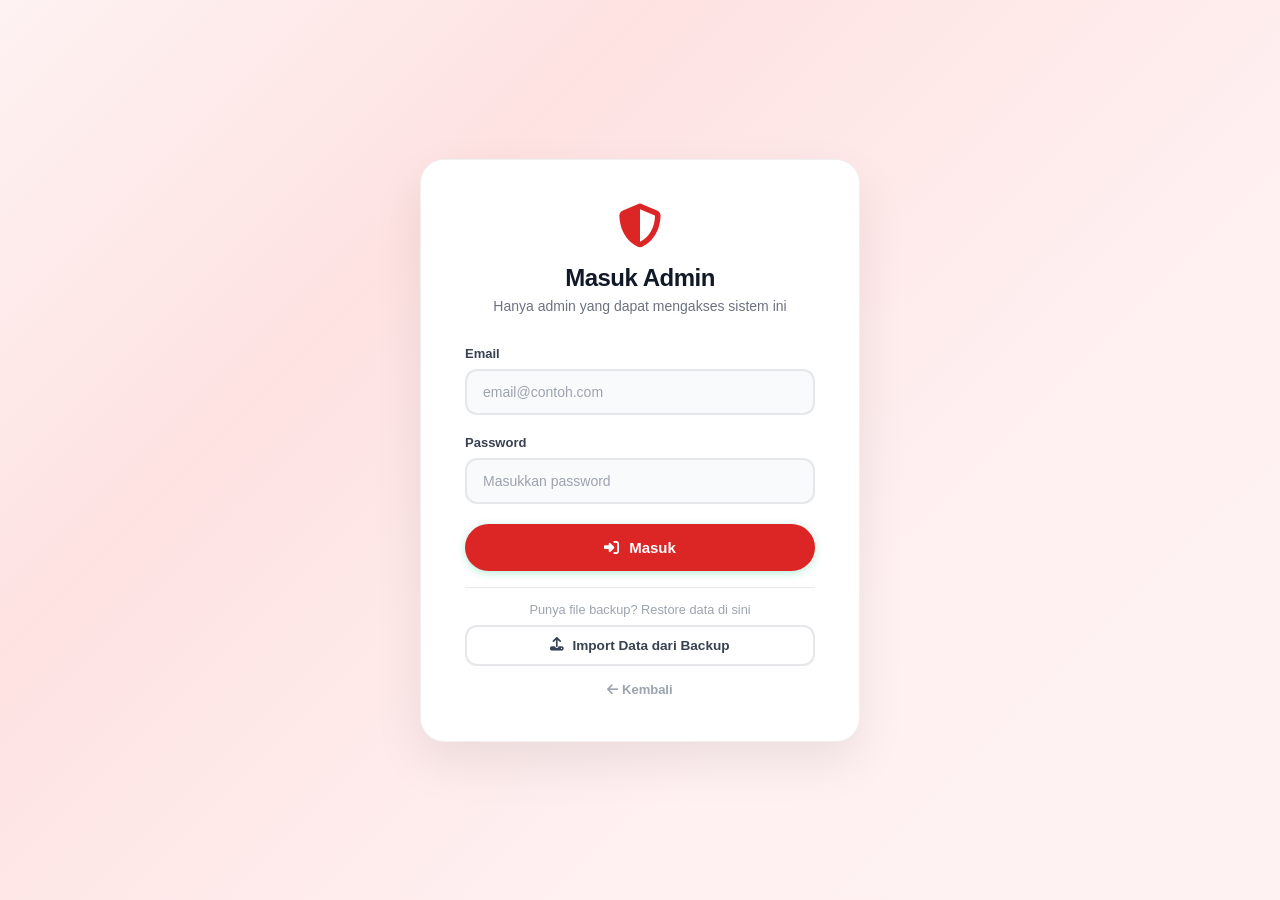
<file: index.html>
<!DOCTYPE html>
<html lang="id">
<head>
    <meta charset="UTF-8">
    <meta name="viewport" content="width=device-width, initial-scale=1.0">
    <title>Kas Mumi Al-Badar - Kelola Uang Kas</title>
    <link rel="stylesheet" href="style.css?v=4">
    <link rel="stylesheet" href="fontawesome.min.css">
    <link rel="manifest" href="manifest.json">
    <meta name="theme-color" content="#dc2626">
    <meta name="apple-mobile-web-app-capable" content="yes">
    <meta name="apple-mobile-web-app-status-bar-style" content="black-translucent">
    <link rel="apple-touch-icon" href="logo.jpeg">
</head>
<body>

<!-- ==================== LANDING PAGE ==================== -->
<div id="page-landing" class="page">
    <nav class="landing-nav">
        <div class="logo"><img src="logo.jpeg" alt="Logo" class="logo-img"> Kas Mumi Al-Badar</div>
        <div class="nav-links">
            <a href="#" onclick="showPage('page-login')">Masuk</a>
        </div>
    </nav>

    <section class="hero">
        <div class="hero-text">
            <h1>Kelola Uang Kas<br><span>Mudah & Cepat</span></h1>
            <p>Catat pemasukan dan pengeluaran kas harianmu dalam satu tempat. Pantau keuanganmu kapan saja, di mana saja.</p>
            <button class="btn-primary" onclick="showPage('page-login')">Masuk Sebagai Admin <i class="fas fa-arrow-right"></i></button>
        </div>
        <div class="hero-image">
            <div class="card-float c1"><i class="fas fa-arrow-down"></i> Pemasukan</div>
            <div class="card-float c2"><i class="fas fa-arrow-up"></i> Pengeluaran</div>
            <div class="card-float c3"><i class="fas fa-chart-line"></i> Laporan</div>
            <div class="hero-circle"></div>
        </div>
    </section>

    <section class="features">
        <h2>Kenapa Pakai Kas Mumi Al-Badar?</h2>
        <div class="feature-grid">
            <div class="feature-card">
                <i class="fas fa-plus-circle"></i>
                <h3>Catat Transaksi</h3>
                <p>Tambah pemasukan dan pengeluaran hanya dalam hitungan detik.</p>
            </div>
            <div class="feature-card">
                <i class="fas fa-chart-pie"></i>
                <h3>Laporan Realtime</h3>
                <p>Lihat ringkasan keuangan langsung secara otomatis.</p>
            </div>
            <div class="feature-card">
                <i class="fas fa-shield-alt"></i>
                <h3>Aman & Privat</h3>
                <p>Data tersimpan di browser kamu, tidak ada yang bisa mengakses.</p>
            </div>
        </div>
    </section>

    <footer class="landing-footer">
        <p>&copy; 2026 Kas Mumi Al-Badar. Dibuat dengan <i class="fas fa-heart" style="color:#e74c3c"></i></p>
    </footer>
</div>

<!-- ==================== LOGIN ==================== -->
<div id="page-login" class="page active">
    <div class="auth-container">
        <div class="auth-card">
            <div class="auth-header">
                <i class="fas fa-shield-alt auth-icon"></i>
                <h2>Masuk Admin</h2>
                <p>Hanya admin yang dapat mengakses sistem ini</p>
            </div>
            <form id="form-login" onsubmit="handleLogin(event)">
                <div class="input-group">
                    <label>Email</label>
                    <input type="email" id="login-email" placeholder="email@contoh.com" autocomplete="email" required>
                </div>
                <div class="input-group">
                    <label>Password</label>
                    <input type="password" id="login-password" placeholder="Masukkan password" autocomplete="current-password" required>
                </div>
                <button type="submit" class="btn-primary btn-full"><i class="fas fa-sign-in-alt"></i> Masuk</button>
            </form>
            <p class="auth-switch" id="login-setup-link" style="display:none"></p>
            <div style="margin-top:16px;text-align:center;border-top:1px solid var(--gray-200);padding-top:14px">
                <p style="font-size:0.8rem;color:var(--gray-400);margin-bottom:8px">Punya file backup? Restore data di sini</p>
                <button class="btn-admin" onclick="document.getElementById('login-import-file').click()" style="font-size:0.85rem;width:100%;justify-content:center"><i class="fas fa-upload"></i> Import Data dari Backup</button>
                <input type="file" id="login-import-file" accept=".json" style="display:none" onchange="importData(event)">
            </div>
            <button class="btn-back" onclick="showPage('page-landing')"><i class="fas fa-arrow-left"></i> Kembali</button>
        </div>
    </div>
</div>

<!-- ==================== ADMIN SETUP ==================== -->
<div id="page-setup" class="page">
    <div class="auth-container">
        <div class="auth-card">
            <div class="auth-header">
                <i class="fas fa-user-shield auth-icon"></i>
                <h2>Setup Admin</h2>
                <p>Buat akun admin untuk pertama kali</p>
            </div>
            <form id="form-setup" onsubmit="handleSetup(event)">
                <div class="input-group">
                    <label>Nama Admin</label>
                    <input type="text" id="setup-name" placeholder="Nama admin" required>
                </div>
                <div class="input-group">
                    <label>Email Admin</label>
                    <input type="email" id="setup-email" placeholder="admin@contoh.com" required>
                </div>
                <div class="input-group">
                    <label>Password</label>
                    <input type="password" id="setup-password" placeholder="Minimal 6 karakter" minlength="6" required>
                </div>
                <div class="input-group">
                    <label>Konfirmasi Password</label>
                    <input type="password" id="setup-confirm" placeholder="Ulangi password" minlength="6" required>
                </div>
                <button type="submit" class="btn-primary btn-full"><i class="fas fa-check"></i> Buat Akun Admin</button>
            </form>
        </div>
    </div>
</div>

<!-- ==================== DASHBOARD ==================== -->
<div id="page-dashboard" class="page">
    <aside class="sidebar">
        <div class="sidebar-header">
            <img src="logo.jpeg" alt="Logo" class="logo-img">
            <span>Kas Mumi Al-Badar</span>
        </div>
        <nav class="sidebar-nav">
            <a href="#" class="nav-item active" onclick="switchTab('tab-dashboard', this)"><i class="fas fa-home"></i> Dashboard</a>
            <a href="#" class="nav-item" onclick="switchTab('tab-add', this)"><i class="fas fa-plus-circle"></i> Tambah Transaksi</a>
            <a href="#" class="nav-item" onclick="switchTab('tab-history', this)"><i class="fas fa-history"></i> Riwayat</a>
            <a href="#" class="nav-item" onclick="switchTab('tab-report', this)"><i class="fas fa-chart-bar"></i> Laporan</a>
            <div class="sidebar-divider"></div>
            <a href="#" class="nav-item" onclick="switchTab('tab-members', this)"><i class="fas fa-users"></i> Member <span class="nav-badge" id="nav-member-total"></span></a>
            <a href="tambah-anggota.html" class="nav-item"><i class="fas fa-user-plus"></i> Tambah Member</a>
            <a href="#" class="nav-item" onclick="switchTab('tab-recap', this)"><i class="fas fa-clipboard-check"></i> Rekap</a>
            <a href="#" class="nav-item" onclick="switchTab('tab-admin', this)"><i class="fas fa-user-shield"></i> Panel Admin</a>
        </nav>
        <div class="sidebar-footer">
            <div class="user-info">
                <i class="fas fa-user-circle"></i>
                <span id="user-name-display">Admin</span>
                <span class="admin-badge">Admin</span>
            </div>
            <a href="#" class="nav-item logout" onclick="handleLogout()"><i class="fas fa-sign-out-alt"></i> Keluar</a>
        </div>
    </aside>

    <main class="main-content">
        <button class="mobile-menu" onclick="toggleSidebar()"><i class="fas fa-bars"></i></button>

        <!-- TAB: Dashboard -->
        <div id="tab-dashboard" class="tab active">
            <h2>Selamat Datang, <span id="welcome-name">Admin</span>!</h2>
            <div class="summary-cards">
                <div class="summary-card income">
                    <div class="summary-icon"><i class="fas fa-arrow-down"></i></div>
                    <div>
                        <p>Pemasukan</p>
                        <h3 id="total-income">Rp 0</h3>
                    </div>
                </div>
                <div class="summary-card expense">
                    <div class="summary-icon"><i class="fas fa-arrow-up"></i></div>
                    <div>
                        <p>Pengeluaran</p>
                        <h3 id="total-expense">Rp 0</h3>
                    </div>
                </div>
                <div class="summary-card balance">
                    <div class="summary-icon"><i class="fas fa-wallet"></i></div>
                    <div>
                        <p>Saldo</p>
                        <h3 id="total-balance">Rp 0</h3>
                    </div>
                </div>
            </div>

            <div class="recent-section">
                <h3>Transaksi Terakhir</h3>
                <div id="recent-transactions" class="transaction-list"></div>
            </div>
        </div>

        <!-- TAB: Tambah Transaksi -->
        <div id="tab-add" class="tab">
            <h2>Tambah Transaksi</h2>
            <form id="form-transaction" onsubmit="addTransaction(event)">
                <div class="form-row">
                    <div class="input-group">
                        <label>Jumlah (Rp)</label>
                        <input type="number" id="tx-amount" placeholder="0" min="1" required>
                    </div>
                </div>
                <div class="input-group">
                    <label>Keterangan</label>
                    <input type="text" id="tx-desc" placeholder="Contoh: Uang jajan, Gaji bulanan" required>
                </div>
                <div class="input-group">
                    <label>Kategori</label>
                    <select id="tx-category" required>
                        <option value="umum">Umum</option>
                        <option value="makanan">Makanan & Minuman</option>
                        <option value="transportasi">Transportasi</option>
                        <option value="belanja">Belanja</option>
                        <option value="tagihan">Tagihan</option>
                        <option value="hiburan">Hiburan</option>
                        <option value="gaji">Gaji / Penghasilan</option>
                        <option value="lainnya">Lainnya</option>
                    </select>
                </div>
                <div class="input-group">
                    <label>Tanggal</label>
                    <input type="date" id="tx-date" required>
                </div>
                <button type="submit" class="btn-primary"><i class="fas fa-save"></i> Simpan Transaksi</button>
            </form>
        </div>

        <!-- TAB: Riwayat -->
        <div id="tab-history" class="tab">
            <h2>Riwayat Transaksi</h2>
            <div class="filter-bar">
                <input type="text" id="search-input" placeholder="Cari transaksi..." oninput="renderHistory()">
                <select id="filter-type" onchange="renderHistory()">
                    <option value="all">Semua</option>
                    <option value="income">Pemasukan</option>
                    <option value="expense">Pengeluaran</option>
                </select>
            </div>
            <div id="history-list" class="transaction-list"></div>
        </div>

        <!-- TAB: Laporan -->
        <div id="tab-report" class="tab">
            <h2>Laporan Keuangan</h2>
            <div class="report-period">
                <label>Dari:</label>
                <input type="date" id="report-start" onchange="renderReport()">
                <label>Sampai:</label>
                <input type="date" id="report-end" onchange="renderReport()">
            </div>
            <div class="report-summary">
                <div class="report-card income">
                    <h4>Total Pemasukan</h4>
                    <h2 id="report-income">Rp 0</h2>
                </div>
                <div class="report-card expense">
                    <h4>Total Pengeluaran</h4>
                    <h2 id="report-expense">Rp 0</h2>
                </div>
                <div class="report-card balance">
                    <h4>Selisih</h4>
                    <h2 id="report-balance">Rp 0</h2>
                </div>
            </div>

            <div class="chart-section">
                <h3>Grafik Pemasukan vs Pengeluaran</h3>
                <div id="bar-chart" class="bar-chart"></div>
            </div>

            <div class="category-breakdown">
                <h3>Breakdown per Kategori</h3>
                <div id="category-list" class="category-list"></div>
            </div>

            <button class="btn-primary" onclick="exportCSV()"><i class="fas fa-download"></i> Export CSV</button>
        </div>

        <!-- TAB: Anggota & Kas Bulanan -->
        <div id="tab-members" class="tab">
            <h2><i class="fas fa-users"></i> Daftar Member & Kas Bulanan</h2>

            <!-- Filter Bulan -->
            <div class="member-filter">
                <div class="admin-card">
                    <div class="filter-row">
                        <div class="input-group">
                            <label>Filter Bulan</label>
                            <input type="month" id="kas-month" onchange="document.getElementById('recap-month').value=this.value;renderMembers()">
                        </div>
                        <div class="input-group">
                            <label>Filter Kategori</label>
                            <select id="filter-member-category" onchange="renderMembers()">
                                <option value="all">Semua</option>
                                <option value="pelajar">Pelajar</option>
                                <option value="kerja">Kerja</option>
                            </select>
                        </div>
                        <div class="kas-summary" id="kas-summary"></div>
                        <div style="margin-top:12px">
                            <button type="button" class="btn-wa" onclick="sendWAReminder()"><i class="fab fa-whatsapp"></i> Kirim Reminder WA</button>
                        </div>
                    </div>
                </div>
            </div>

            <!-- Tabel Anggota -->
            <div class="member-table-section">
                <div class="admin-card">
                    <div id="members-list" class="members-list"></div>
                </div>
            </div>
        </div>

        <!-- TAB: Rekap Bulanan -->
        <div id="tab-recap" class="tab">
            <h2><i class="fas fa-clipboard-check"></i> Rekap Bulanan</h2>

            <!-- Filter Bulan Rekap -->
            <div class="member-filter">
                <div class="admin-card">
                    <div class="filter-row">
                        <div class="input-group">
                            <label>Pilih Bulan</label>
                            <input type="month" id="recap-month" onchange="renderRecapTab()">
                        </div>
                        <div style="display:flex;gap:6px;align-items:flex-end">
                            <button class="btn-admin" onclick="exportRecapPDF()" style="font-size:0.8rem;padding:8px 14px"><i class="fas fa-file-pdf"></i> PDF</button>
                            <button class="btn-admin" onclick="exportRecapExcel()" style="font-size:0.8rem;padding:8px 14px"><i class="fas fa-file-excel"></i> Excel</button>
                        </div>
                    </div>
                </div>
            </div>

            <!-- Rekap Summary -->
            <div class="kas-history-section">
                <div class="admin-card">
                    <div id="recap-summary"></div>
                    <div id="recap-progress" style="margin-top:12px"></div>
                    <div id="recap-paid" style="margin-top:12px"></div>
                    <div id="recap-unpaid" style="margin-top:12px"></div>
                </div>
            </div>

            <!-- Matrix Pembayaran Per Bulan -->
            <div class="kas-history-section">
                <h3><i class="fas fa-table"></i> Status Bayar Per Bulan</h3>
                <div class="admin-card">
                    <div id="monthly-matrix" class="monthly-matrix"></div>
                </div>
            </div>

            <!-- Riwayat Pembayaran -->
            <div class="kas-history-section">
                <h3><i class="fas fa-history"></i> Riwayat Pembayaran Kas</h3>
                <div class="admin-card">
                    <div id="kas-history-list" class="kas-history-list"></div>
                </div>
            </div>
        </div>

        <!-- TAB: Admin Panel -->
        <div id="tab-admin" class="tab">
            <h2><i class="fas fa-user-shield"></i> Panel Admin</h2>

            <div class="admin-section">
                <h3><i class="fas fa-user-cog"></i> Profil Admin</h3>
                <div class="admin-card">
                    <form id="form-admin-profile" onsubmit="updateAdminProfile(event)">
                        <div class="form-row">
                            <div class="input-group">
                                <label>Nama</label>
                                <input type="text" id="admin-name" placeholder="Nama admin" required>
                            </div>
                            <div class="input-group">
                                <label>Email</label>
                                <input type="email" id="admin-email" placeholder="Email admin" required>
                            </div>
                        </div>
                        <div class="input-group">
                            <label>Password Baru (kosongkan jika tidak diubah)</label>
                            <input type="password" id="admin-password" placeholder="Masukkan password baru" minlength="6">
                        </div>
                        <button type="submit" class="btn-primary"><i class="fas fa-save"></i> Simpan Profil</button>
                    </form>
                </div>
            </div>

            <div class="admin-section">
                <h3><i class="fas fa-gavel"></i> Pengaturan Denda Keterlambatan</h3>
                <div class="admin-card">
                    <p style="font-size:0.85rem;color:var(--gray-500);margin-bottom:12px">
                        Atur denda otomatis untuk member yang terlambat membayar kas.
                    </p>
                    <form id="form-penalty" onsubmit="savePenaltySettings(event)">
                        <div class="form-row">
                            <div class="input-group" style="flex:0 0 auto;display:flex;align-items:flex-end">
                                <label style="display:flex;align-items:center;gap:8px;cursor:pointer;white-space:nowrap">
                                    <input type="checkbox" id="penalty-enabled" style="width:18px;height:18px"> Aktifkan Denda
                                </label>
                            </div>
                        </div>
                        <div class="form-row">
                            <div class="input-group">
                                <label>Batas Waktu Bayar (Tanggal per Bulan)</label>
                                <input type="number" id="penalty-deadline" min="1" max="28" placeholder="10">
                            </div>
                            <div class="input-group">
                                <label>Denda per Hari Terlambat (Rp)</label>
                                <input type="number" id="penalty-amount" min="0" placeholder="5000">
                            </div>
                        </div>
                        <div id="penalty-status" style="margin-bottom:8px;font-size:0.85rem"></div>
                        <button type="submit" class="btn-primary"><i class="fas fa-save"></i> Simpan Pengaturan Denda</button>
                    </form>
                </div>
            </div>

            <div class="admin-section">
                <h3><i class="fab fa-whatsapp"></i> Pengaturan WhatsApp (Fonnte)</h3>
                <div class="admin-card">
                    <p style="font-size:0.85rem;color:var(--gray-500);margin-bottom:12px">
                        Masukkan API Key dari <a href="https://fonnte.com" target="_blank" style="color:var(--primary)">fonnte.com</a> untuk mengirim pesan otomatis.
                    </p>
                    <div class="form-row">
                        <div class="input-group" style="flex:1">
                            <label>API Key Fonnte</label>
                            <input type="text" id="fonnte-api-key" placeholder="Masukkan API Key Fonnte">
                        </div>
                        <div class="input-group" style="flex:0 0 auto;display:flex;align-items:flex-end">
                            <button type="button" class="btn-primary" onclick="saveFonnteKey()" style="margin-bottom:0"><i class="fas fa-save"></i> Simpan</button>
                        </div>
                    </div>
                    <div id="fonnte-status" style="margin-top:8px;font-size:0.85rem"></div>
                </div>
            </div>

            <div class="admin-section">
                <h3><i class="fas fa-database"></i> Manajemen Data</h3>
                <div class="admin-card">
                    <div class="admin-actions">
                        <button class="btn-admin" onclick="exportAllData()"><i class="fas fa-download"></i> Backup Semua Data</button>
                        <button class="btn-admin btn-admin-danger" onclick="document.getElementById('import-file').click()"><i class="fas fa-upload"></i> Restore Data</button>
                        <input type="file" id="import-file" accept=".json" style="display:none" onchange="importData(event)">
                        <button class="btn-admin btn-admin-danger" onclick="confirmClearAllData()"><i class="fas fa-trash-alt"></i> Hapus Semua Data</button>
                    </div>
                </div>
            </div>

            <div class="admin-section">
                <h3><i class="fas fa-info-circle"></i> Informasi Sistem</h3>
                <div class="admin-card">
                    <div class="admin-info">
                        <div class="info-row">
                            <span>Versi Aplikasi</span>
                            <strong>1.0.0</strong>
                        </div>
                        <div class="info-row">
                            <span>Total Transaksi</span>
                            <strong id="admin-total-tx">0</strong>
                        </div>
                        <div class="info-row">
                            <span>Ukuran Data</span>
                            <strong id="admin-data-size">0 KB</strong>
                        </div>
                        <div class="info-row">
                            <span>Terakhir Aktif</span>
                            <strong id="admin-last-active">-</strong>
                        </div>
                    </div>
                </div>
            </div>
        </div>
    </main>
</div>

<!-- ==================== TOAST ==================== -->
<div id="toast" class="toast"></div>

<!-- ==================== MODAL EDIT ANGGOTA ==================== -->
<div id="edit-member-modal" class="modal-overlay" onclick="if(event.target===this)closeEditMember()">
    <div class="modal-content">
        <div class="modal-header">
            <h3><i class="fas fa-user-edit"></i> Edit Anggota</h3>
            <button class="modal-close" onclick="closeEditMember()"><i class="fas fa-times"></i></button>
        </div>
        <div class="modal-body">
            <form id="form-edit-member" onsubmit="saveEditMember(event)">
                <input type="hidden" id="edit-member-id">
                <div class="input-group">
                    <label>Nama Anggota</label>
                    <input type="text" id="edit-member-name" required>
                </div>
                <div class="input-group">
                    <label>No. Telepon</label>
                    <input type="text" id="edit-member-phone" placeholder="08xxxxxxxxxx">
                </div>
                <div class="input-group">
                    <label>Kategori</label>
                    <select id="edit-member-category" required>
                        <option value="pelajar">Pelajar</option>
                        <option value="kerja">Kerja</option>
                    </select>
                </div>
                <div class="input-group">
                    <label>Iuran Kas per Bulan (Rp)</label>
                    <input type="number" id="edit-member-amount" min="0" required>
                </div>
                <button type="submit" class="btn-primary" style="width:100%;justify-content:center;margin-top:8px"><i class="fas fa-save"></i> Simpan Perubahan</button>
            </form>
        </div>
    </div>
</div>

<!-- ==================== MODAL KIRIM WA PER ANGGOTA ==================== -->
<div id="send-wa-member-modal" class="modal-overlay" onclick="if(event.target===this)closeSendWAMember()">
    <div class="modal-content">
        <div class="modal-header">
            <h3><i class="fab fa-whatsapp"></i> Kirim Pesan WA</h3>
            <button class="modal-close" onclick="closeSendWAMember()"><i class="fas fa-times"></i></button>
        </div>
        <div class="modal-body">
            <div id="send-wa-member-info" style="margin-bottom:12px"></div>
            <div class="input-group">
                <label>Pesan</label>
                <textarea id="send-wa-member-msg" rows="6" style="width:100%;padding:10px;border:1px solid var(--gray-300);border-radius:8px;font-family:inherit;resize:vertical" placeholder="Tulis pesan..."></textarea>
            </div>
            <div style="display:flex;gap:8px;margin-top:12px">
                <button class="btn-wa" onclick="sendWAMemberNow()" style="flex:1;justify-content:center"><i class="fab fa-whatsapp"></i> Kirim Sekarang</button>
                <button class="btn-back" onclick="closeSendWAMember()" style="flex:0 0 auto">Batal</button>
            </div>
        </div>
    </div>
</div>

<!-- ==================== MODAL RIWAYAT ANGGOTA ==================== -->
<div id="member-detail-modal" class="modal-overlay" onclick="if(event.target===this)closeMemberDetail()">
    <div class="modal-content">
        <div class="modal-header">
            <h3><i class="fas fa-user"></i> Riwayat Pembayaran</h3>
            <button class="modal-close" onclick="closeMemberDetail()"><i class="fas fa-times"></i></button>
        </div>
        <div id="member-detail-body" class="modal-body"></div>
    </div>
</div>

<!-- ==================== MODAL WA REMINDER ==================== -->
<div id="wa-reminder-modal" class="modal-overlay" onclick="if(event.target===this)closeWAReminder()">
    <div class="modal-content">
        <div class="modal-header">
            <h3><i class="fab fa-whatsapp"></i> Kirim Reminder ke Anggota</h3>
            <button class="modal-close" onclick="closeWAReminder()"><i class="fas fa-times"></i></button>
        </div>
        <div id="wa-reminder-body" class="modal-body"></div>
    </div>
</div>

<script src="script.js?v=13"></script>
<script>
if ('serviceWorker' in navigator) {
  navigator.serviceWorker.register('sw.js');
}
</script>
</body>
</html>
</file>
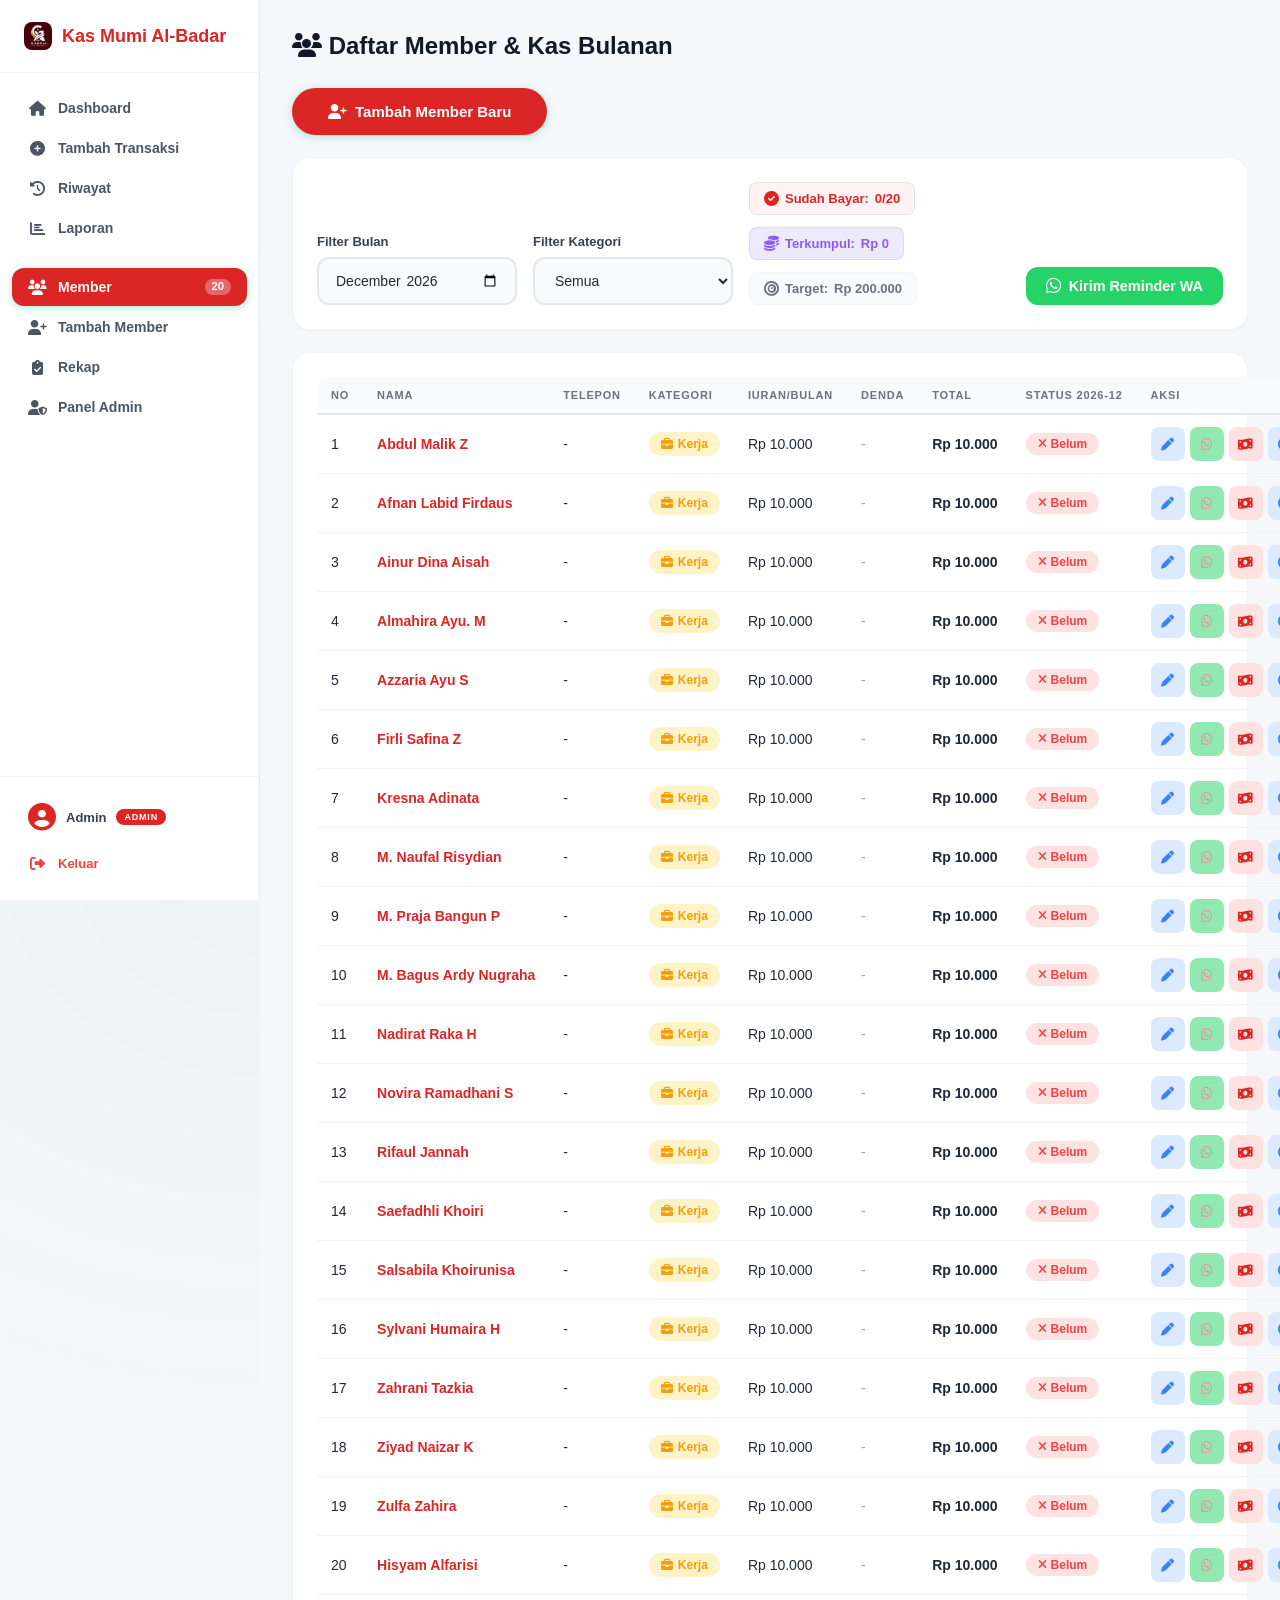
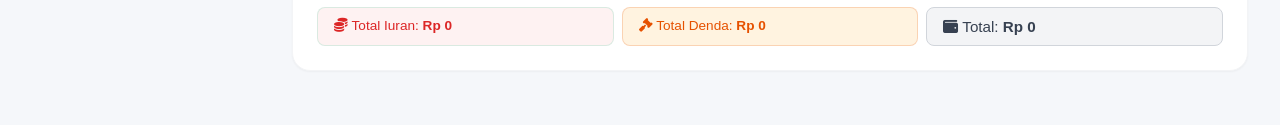
<file: anggota.html>
<!DOCTYPE html>
<html lang="id">
<head>
    <meta charset="UTF-8">
    <meta name="viewport" content="width=device-width, initial-scale=1.0">
    <title>Daftar Member - Kas Mumi Al-Badar</title>
    <link rel="stylesheet" href="style.css?v=2">
    <link rel="stylesheet" href="https://cdnjs.cloudflare.com/ajax/libs/font-awesome/6.5.0/css/all.min.css">
    <link rel="manifest" href="manifest.json">
    <meta name="theme-color" content="#dc2626">
    <meta name="apple-mobile-web-app-capable" content="yes">
    <meta name="apple-mobile-web-app-status-bar-style" content="black-translucent">
    <link rel="apple-touch-icon" href="logo.jpeg">
</head>
<body>

<div id="page-members-standalone" class="page active">
    <aside class="sidebar">
        <div class="sidebar-header">
            <img src="logo.jpeg" alt="Logo" class="logo-img">
            <span>Kas Mumi Al-Badar</span>
        </div>
        <nav class="sidebar-nav">
            <a href="index.html" class="nav-item" onclick="localStorage.setItem('kasku_open_tab','tab-dashboard')"><i class="fas fa-home"></i> Dashboard</a>
            <a href="index.html" class="nav-item" onclick="localStorage.setItem('kasku_open_tab','tab-add')"><i class="fas fa-plus-circle"></i> Tambah Transaksi</a>
            <a href="index.html" class="nav-item" onclick="localStorage.setItem('kasku_open_tab','tab-history')"><i class="fas fa-history"></i> Riwayat</a>
            <a href="index.html" class="nav-item" onclick="localStorage.setItem('kasku_open_tab','tab-report')"><i class="fas fa-chart-bar"></i> Laporan</a>
            <div class="sidebar-divider"></div>
            <a href="#" class="nav-item active"><i class="fas fa-users"></i> Member <span class="nav-badge" id="nav-member-total"></span></a>
            <a href="tambah-anggota.html" class="nav-item"><i class="fas fa-user-plus"></i> Tambah Member</a>
            <a href="index.html" class="nav-item" onclick="localStorage.setItem('kasku_open_tab','tab-recap')"><i class="fas fa-clipboard-check"></i> Rekap</a>
            <a href="index.html" class="nav-item" onclick="localStorage.setItem('kasku_open_tab','tab-admin')"><i class="fas fa-user-shield"></i> Panel Admin</a>
        </nav>
        <div class="sidebar-footer">
            <div class="user-info">
                <i class="fas fa-user-circle"></i>
                <span id="user-name-display">Admin</span>
                <span class="admin-badge">Admin</span>
            </div>
            <a href="#" class="nav-item logout" onclick="handleLogout()"><i class="fas fa-sign-out-alt"></i> Keluar</a>
        </div>
    </aside>

    <main class="main-content">
        <button class="mobile-menu" onclick="toggleSidebar()"><i class="fas fa-bars"></i></button>

        <div class="tab active" id="tab-members-page">
            <h2><i class="fas fa-users"></i> Daftar Member & Kas Bulanan</h2>

            <div class="member-form-section">
                <a href="tambah-anggota.html" class="btn-primary" style="text-decoration:none;display:inline-flex;align-items:center;gap:8px"><i class="fas fa-user-plus"></i> Tambah Member Baru</a>
            </div>

            <div class="member-filter">
                <div class="admin-card">
                    <div class="filter-row">
                        <div class="input-group">
                            <label>Filter Bulan</label>
                            <input type="month" id="kas-month" onchange="document.getElementById('recap-month').value=this.value;renderMembers()">
                        </div>
                        <div class="input-group">
                            <label>Filter Kategori</label>
                            <select id="filter-member-category" onchange="renderMembers()">
                                <option value="all">Semua</option>
                                <option value="pelajar">Pelajar</option>
                                <option value="kerja">Kerja</option>
                            </select>
                        </div>
                        <div class="kas-summary" id="kas-summary"></div>
                        <div style="margin-top:12px">
                            <button type="button" class="btn-wa" onclick="sendWAReminder()"><i class="fab fa-whatsapp"></i> Kirim Reminder WA</button>
                        </div>
                    </div>
                </div>
            </div>

            <div class="member-table-section">
                <div class="admin-card">
                    <div id="members-list" class="members-list"></div>
                </div>
            </div>
        </div>
    </main>
</div>

<!-- MODAL EDIT ANGGOTA -->
<div id="edit-member-modal" class="modal-overlay" onclick="if(event.target===this)closeEditMember()">
    <div class="modal-content">
        <div class="modal-header">
            <h3><i class="fas fa-user-edit"></i> Edit Anggota</h3>
            <button class="modal-close" onclick="closeEditMember()"><i class="fas fa-times"></i></button>
        </div>
        <div class="modal-body">
            <form id="form-edit-member" onsubmit="saveEditMember(event)">
                <input type="hidden" id="edit-member-id">
                <div class="input-group">
                    <label>Nama Anggota</label>
                    <input type="text" id="edit-member-name" required>
                </div>
                <div class="input-group">
                    <label>No. Telepon</label>
                    <input type="text" id="edit-member-phone" placeholder="08xxxxxxxxxx">
                </div>
                <div class="input-group">
                    <label>Kategori</label>
                    <select id="edit-member-category" required>
                        <option value="pelajar">Pelajar</option>
                        <option value="kerja">Kerja</option>
                    </select>
                </div>
                <div class="input-group">
                    <label>Iuran Kas per Bulan (Rp)</label>
                    <input type="number" id="edit-member-amount" min="0" required>
                </div>
                <button type="submit" class="btn-primary" style="width:100%;justify-content:center;margin-top:8px"><i class="fas fa-save"></i> Simpan Perubahan</button>
            </form>
        </div>
    </div>
</div>

<!-- MODAL KIRIM WA PER ANGGOTA -->
<div id="send-wa-member-modal" class="modal-overlay" onclick="if(event.target===this)closeSendWAMember()">
    <div class="modal-content">
        <div class="modal-header">
            <h3><i class="fab fa-whatsapp"></i> Kirim Pesan WA</h3>
            <button class="modal-close" onclick="closeSendWAMember()"><i class="fas fa-times"></i></button>
        </div>
        <div class="modal-body">
            <div id="send-wa-member-info" style="margin-bottom:12px"></div>
            <div class="input-group">
                <label>Pesan</label>
                <textarea id="send-wa-member-msg" rows="6" style="width:100%;padding:10px;border:1px solid var(--gray-300);border-radius:8px;font-family:inherit;resize:vertical" placeholder="Tulis pesan..."></textarea>
            </div>
            <div style="display:flex;gap:8px;margin-top:12px">
                <button class="btn-wa" onclick="sendWAMemberNow()" style="flex:1;justify-content:center"><i class="fab fa-whatsapp"></i> Kirim Sekarang</button>
                <button class="btn-back" onclick="closeSendWAMember()" style="flex:0 0 auto">Batal</button>
            </div>
        </div>
    </div>
</div>

<!-- MODAL RIWAYAT ANGGOTA -->
<div id="member-detail-modal" class="modal-overlay" onclick="if(event.target===this)closeMemberDetail()">
    <div class="modal-content">
        <div class="modal-header">
            <h3><i class="fas fa-user"></i> Riwayat Pembayaran</h3>
            <button class="modal-close" onclick="closeMemberDetail()"><i class="fas fa-times"></i></button>
        </div>
        <div id="member-detail-body" class="modal-body"></div>
    </div>
</div>

<!-- MODAL WA REMINDER -->
<div id="wa-reminder-modal" class="modal-overlay" onclick="if(event.target===this)closeWAReminder()">
    <div class="modal-content">
        <div class="modal-header">
            <h3><i class="fab fa-whatsapp"></i> Kirim Reminder ke Anggota</h3>
            <button class="modal-close" onclick="closeWAReminder()"><i class="fas fa-times"></i></button>
        </div>
        <div id="wa-reminder-body" class="modal-body"></div>
    </div>
</div>

<div id="toast" class="toast"></div>

<script src="https://cdn.sheetjs.com/xlsx-0.20.3/package/dist/xlsx.full.min.js"></script>
<script src="script.js?v=11"></script>
<script>
if ('serviceWorker' in navigator) {
  navigator.serviceWorker.register('sw.js');
}

document.addEventListener('DOMContentLoaded', () => {
    document.getElementById('kas-month').value = new Date().toISOString().substring(0, 7);
    initDefaultAdmin();
    initDefaultMembers();
    if (!hasAdmin()) {
        window.location.href = 'index.html';
        return;
    }
    currentUser = getAdmin();
    document.getElementById('user-name-display').textContent = currentUser.name;
    loadTransactions();
    renderMembers();
});
</script>
</body>
</html>
</file>
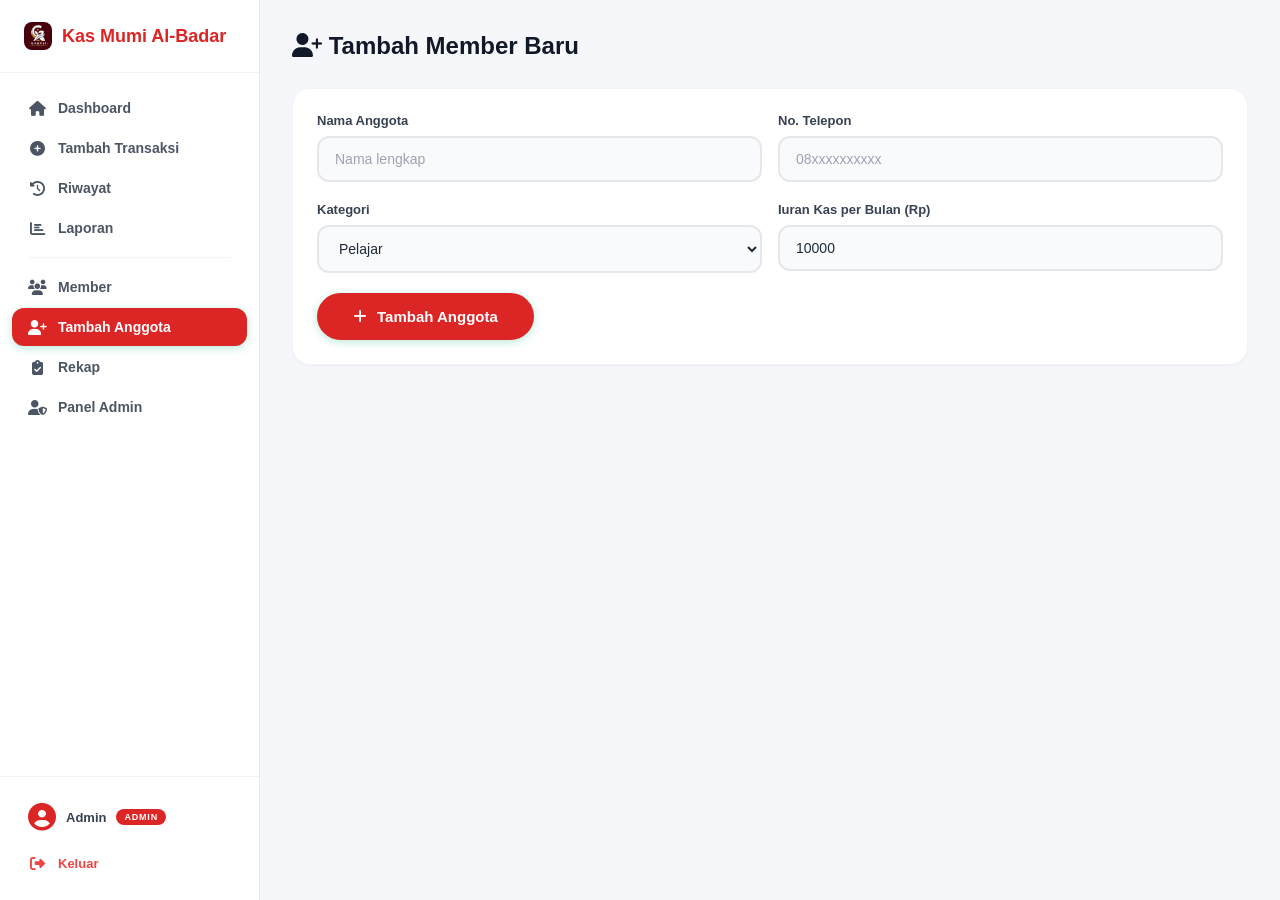
<file: tambah-anggota.html>
<!DOCTYPE html>
<html lang="id">
<head>
    <meta charset="UTF-8">
    <meta name="viewport" content="width=device-width, initial-scale=1.0">
    <title>Tambah Member - Kas Mumi Al-Badar</title>
    <link rel="stylesheet" href="style.css?v=2">
    <link rel="stylesheet" href="https://cdnjs.cloudflare.com/ajax/libs/font-awesome/6.5.0/css/all.min.css">
    <link rel="manifest" href="manifest.json">
    <meta name="theme-color" content="#dc2626">
    <meta name="apple-mobile-web-app-capable" content="yes">
    <meta name="apple-mobile-web-app-status-bar-style" content="black-translucent">
    <link rel="apple-touch-icon" href="logo.jpeg">
</head>
<body>

<div id="page-add-member" class="page active">
    <aside class="sidebar">
        <div class="sidebar-header">
            <img src="logo.jpeg" alt="Logo" class="logo-img">
            <span>Kas Mumi Al-Badar</span>
        </div>
        <nav class="sidebar-nav">
            <a href="index.html" class="nav-item" onclick="localStorage.setItem('kasku_open_tab','tab-dashboard')"><i class="fas fa-home"></i> Dashboard</a>
            <a href="index.html" class="nav-item" onclick="localStorage.setItem('kasku_open_tab','tab-add')"><i class="fas fa-plus-circle"></i> Tambah Transaksi</a>
            <a href="index.html" class="nav-item" onclick="localStorage.setItem('kasku_open_tab','tab-history')"><i class="fas fa-history"></i> Riwayat</a>
            <a href="index.html" class="nav-item" onclick="localStorage.setItem('kasku_open_tab','tab-report')"><i class="fas fa-chart-bar"></i> Laporan</a>
            <div class="sidebar-divider"></div>
            <a href="anggota.html" class="nav-item"><i class="fas fa-users"></i> Member</a>
            <a href="#" class="nav-item active"><i class="fas fa-user-plus"></i> Tambah Anggota</a>
            <a href="index.html" class="nav-item" onclick="localStorage.setItem('kasku_open_tab','tab-recap')"><i class="fas fa-clipboard-check"></i> Rekap</a>
            <a href="index.html" class="nav-item" onclick="localStorage.setItem('kasku_open_tab','tab-admin')"><i class="fas fa-user-shield"></i> Panel Admin</a>
        </nav>
        <div class="sidebar-footer">
            <div class="user-info">
                <i class="fas fa-user-circle"></i>
                <span id="user-name-display">Admin</span>
                <span class="admin-badge">Admin</span>
            </div>
            <a href="#" class="nav-item logout" onclick="handleLogout()"><i class="fas fa-sign-out-alt"></i> Keluar</a>
        </div>
    </aside>

    <main class="main-content">
        <button class="mobile-menu" onclick="toggleSidebar()"><i class="fas fa-bars"></i></button>

        <div class="tab active" id="tab-add-member-page">
            <h2><i class="fas fa-user-plus"></i> Tambah Member Baru</h2>

            <div class="member-form-section">
                <div class="admin-card">
                    <form id="form-member" onsubmit="addMember(event)">
                        <div class="form-row">
                            <div class="input-group">
                                <label>Nama Anggota</label>
                                <input type="text" id="member-name" placeholder="Nama lengkap" required>
                            </div>
                            <div class="input-group">
                                <label>No. Telepon</label>
                                <input type="text" id="member-phone" placeholder="08xxxxxxxxxx">
                            </div>
                        </div>
                        <div class="form-row">
                            <div class="input-group">
                                <label>Kategori</label>
                                <select id="member-category" required>
                                    <option value="pelajar">Pelajar</option>
                                    <option value="kerja">Kerja</option>
                                </select>
                            </div>
                            <div class="input-group">
                                <label>Iuran Kas per Bulan (Rp)</label>
                                <input type="number" id="member-amount" placeholder="10000" min="0" value="10000" required>
                            </div>
                        </div>
                        <button type="submit" class="btn-primary"><i class="fas fa-plus"></i> Tambah Anggota</button>
                    </form>
                </div>
            </div>
        </div>
    </main>
</div>

<!-- MODAL EDIT ANGGOTA -->
<div id="edit-member-modal" class="modal-overlay" onclick="if(event.target===this)closeEditMember()">
    <div class="modal-content">
        <div class="modal-header">
            <h3><i class="fas fa-user-edit"></i> Edit Anggota</h3>
            <button class="modal-close" onclick="closeEditMember()"><i class="fas fa-times"></i></button>
        </div>
        <div class="modal-body">
            <form id="form-edit-member" onsubmit="saveEditMember(event)">
                <input type="hidden" id="edit-member-id">
                <div class="input-group">
                    <label>Nama Anggota</label>
                    <input type="text" id="edit-member-name" required>
                </div>
                <div class="input-group">
                    <label>No. Telepon</label>
                    <input type="text" id="edit-member-phone" placeholder="08xxxxxxxxxx">
                </div>
                <div class="input-group">
                    <label>Kategori</label>
                    <select id="edit-member-category" required>
                        <option value="pelajar">Pelajar</option>
                        <option value="kerja">Kerja</option>
                    </select>
                </div>
                <div class="input-group">
                    <label>Iuran Kas per Bulan (Rp)</label>
                    <input type="number" id="edit-member-amount" min="0" required>
                </div>
                <button type="submit" class="btn-primary" style="width:100%;justify-content:center;margin-top:8px"><i class="fas fa-save"></i> Simpan Perubahan</button>
            </form>
        </div>
    </div>
</div>

<div id="toast" class="toast"></div>

<script src="https://cdn.sheetjs.com/xlsx-0.20.3/package/dist/xlsx.full.min.js"></script>
<script src="script.js?v=11"></script>
<script>
if ('serviceWorker' in navigator) {
  navigator.serviceWorker.register('sw.js');
}

document.addEventListener('DOMContentLoaded', () => {
    initDefaultAdmin();
    initDefaultMembers();
    if (!hasAdmin()) {
        window.location.href = 'index.html';
        return;
    }
    currentUser = getAdmin();
    document.getElementById('user-name-display').textContent = currentUser.name;
});
</script>
</body>
</html>
</file>
<file: style.css>
/* font loaded via system fonts */

* {
    margin: 0;
    padding: 0;
    box-sizing: border-box;
    font-family: 'Plus Jakarta Sans', -apple-system, BlinkMacSystemFont, sans-serif;
}

:root {
    --primary: #dc2626;
    --primary-dark: #b91c1c;
    --primary-light: #fee2e2;
    --primary-50: #fef2f2;
    --danger: #ef4444;
    --danger-light: #fee2e2;
    --warning: #f59e0b;
    --warning-light: #fef3c7;
    --info: #3b82f6;
    --info-light: #dbeafe;
    --purple: #8b5cf6;
    --purple-light: #ede9fe;
    --cyan: #06b6d4;
    --bg: #f5f7fa;
    --white: #ffffff;
    --gray-50: #f9fafb;
    --gray-100: #f3f4f6;
    --gray-200: #e5e7eb;
    --gray-300: #d1d5db;
    --gray-400: #9ca3af;
    --gray-500: #6b7280;
    --gray-600: #4b5563;
    --gray-700: #374151;
    --gray-800: #1f2937;
    --gray-900: #111827;
    --glass-bg: rgba(255, 255, 255, 0.85);
    --glass-border: rgba(0, 0, 0, 0.06);
    --glass-shadow: 0 1px 3px rgba(0,0,0,0.04), 0 4px 16px rgba(0,0,0,0.04);
    --glass-blur: blur(20px);
    --shadow-sm: 0 1px 2px rgba(0,0,0,0.04);
    --shadow: 0 1px 3px rgba(0,0,0,0.06), 0 4px 12px rgba(0,0,0,0.04);
    --shadow-md: 0 4px 6px rgba(0,0,0,0.04), 0 10px 24px rgba(0,0,0,0.06);
    --shadow-lg: 0 10px 25px rgba(0,0,0,0.05), 0 20px 48px rgba(0,0,0,0.06);
    --shadow-xl: 0 20px 40px rgba(0,0,0,0.08), 0 25px 60px rgba(0,0,0,0.06);
    --radius: 18px;
    --radius-sm: 12px;
    --radius-xs: 8px;
    --transition: all 0.3s cubic-bezier(0.4, 0, 0.2, 1);
}

body {
    background: var(--bg);
    background-image: 
        radial-gradient(ellipse at 20% 50%, rgba(16, 185, 129, 0.04) 0%, transparent 50%),
        radial-gradient(ellipse at 80% 20%, rgba(6, 182, 212, 0.03) 0%, transparent 50%);
    color: var(--gray-800);
    min-height: 100vh;
    -webkit-font-smoothing: antialiased;
}

.page { display: none; }
.page.active { display: block; }

/* ==================== LANDING ==================== */
.landing-nav {
    display: flex;
    justify-content: space-between;
    align-items: center;
    padding: 16px 6%;
    background: rgba(255,255,255,0.85);
    backdrop-filter: var(--glass-blur);
    -webkit-backdrop-filter: var(--glass-blur);
    border-bottom: 1px solid var(--glass-border);
    position: sticky;
    top: 0;
    z-index: 100;
}

.logo {
    font-size: 20px;
    font-weight: 800;
    color: var(--primary);
    letter-spacing: -0.5px;
}

.logo-img {
    height: 36px;
    width: 36px;
    object-fit: contain;
    border-radius: 8px;
    vertical-align: middle;
}

.logo-img {
    height: 36px;
    width: 36px;
    object-fit: contain;
    border-radius: 8px;
    vertical-align: middle;
}

.nav-links a {
    text-decoration: none;
    color: var(--gray-500);
    margin-left: 24px;
    font-weight: 600;
    font-size: 14px;
    transition: var(--transition);
    padding: 8px 4px;
}

.nav-links a:hover { color: var(--primary); }

.hero {
    display: flex;
    align-items: center;
    justify-content: space-between;
    padding: 80px 6% 100px;
    min-height: 88vh;
    flex-wrap: wrap;
    gap: 60px;
    position: relative;
}

.hero-text {
    max-width: 540px;
    position: relative;
    z-index: 1;
}

.hero-text h1 {
    font-size: 52px;
    line-height: 1.1;
    margin-bottom: 22px;
    font-weight: 800;
    letter-spacing: -2px;
    color: var(--gray-900);
}

.hero-text h1 span {
    color: var(--primary);
}

.hero-text p {
    font-size: 17px;
    color: var(--gray-500);
    margin-bottom: 36px;
    line-height: 1.8;
    font-weight: 400;
}

.btn-primary {
    background: var(--primary);
    color: white;
    border: none;
    padding: 15px 36px;
    border-radius: 50px;
    font-size: 15px;
    font-weight: 700;
    cursor: pointer;
    transition: var(--transition);
    display: inline-flex;
    align-items: center;
    gap: 10px;
    box-shadow: 0 2px 8px rgba(16,185,129,0.3);
}

.btn-primary:hover {
    transform: translateY(-2px);
    box-shadow: 0 6px 20px rgba(16,185,129,0.4);
    background: var(--primary-dark);
}

.btn-full { width: 100%; justify-content: center; }

.hero-image {
    position: relative;
    width: 400px;
    height: 400px;
}

.hero-circle {
    width: 320px;
    height: 320px;
    background: linear-gradient(135deg, #fee2e2 0%, #fecaca 50%, #fca5a5 100%);
    border-radius: 50%;
    position: absolute;
    top: 50%;
    left: 50%;
    transform: translate(-50%, -50%);
    animation: pulse 5s ease-in-out infinite;
    opacity: 0.7;
}

@keyframes pulse {
    0%, 100% { transform: translate(-50%, -50%) scale(1); }
    50% { transform: translate(-50%, -50%) scale(1.04); }
}

.card-float {
    position: absolute;
    background: var(--white);
    padding: 14px 20px;
    border-radius: 14px;
    box-shadow: var(--shadow-lg);
    font-weight: 700;
    font-size: 13px;
    display: flex;
    align-items: center;
    gap: 10px;
    animation: float 5s ease-in-out infinite;
    z-index: 2;
    border: 1px solid var(--glass-border);
}

.c1 { top: 20px; left: 0; color: var(--primary); animation-delay: 0s; }
.c2 { bottom: 30px; right: 0; color: var(--danger); animation-delay: 1.5s; }
.c3 { top: 50%; left: -30px; transform: translateY(-50%); color: var(--purple); animation-delay: 3s; }

@keyframes float {
    0%, 100% { transform: translateY(0); }
    50% { transform: translateY(-10px); }
}

.features {
    padding: 100px 6%;
    text-align: center;
}

.features h2 {
    font-size: 34px;
    margin-bottom: 14px;
    color: var(--gray-900);
    font-weight: 800;
    letter-spacing: -0.5px;
}

.features > p {
    color: var(--gray-500);
    font-size: 16px;
    margin-bottom: 50px;
}

.feature-grid {
    display: grid;
    grid-template-columns: repeat(auto-fit, minmax(280px, 1fr));
    gap: 24px;
    max-width: 1050px;
    margin: 0 auto;
}

.feature-card {
    background: var(--white);
    padding: 40px 30px;
    border-radius: 20px;
    box-shadow: var(--shadow);
    transition: var(--transition);
    border: 1px solid var(--glass-border);
}

.feature-card:hover {
    transform: translateY(-6px);
    box-shadow: var(--shadow-lg);
}

.feature-card i {
    font-size: 36px;
    margin-bottom: 18px;
    color: var(--primary);
}

.feature-card h3 {
    font-size: 18px;
    margin-bottom: 10px;
    color: var(--gray-800);
    font-weight: 700;
}

.feature-card p {
    color: var(--gray-500);
    line-height: 1.7;
    font-size: 14px;
}

.landing-footer {
    text-align: center;
    padding: 28px;
    color: var(--gray-400);
    font-size: 13px;
    border-top: 1px solid var(--glass-border);
}

/* ==================== AUTH ==================== */
.auth-container {
    min-height: 100vh;
    display: flex;
    justify-content: center;
    align-items: center;
    padding: 20px;
    background: linear-gradient(135deg, #fef2f2 0%, #fee2e2 30%, #fff1f2 70%, #fef2f2 100%);
}

.auth-card {
    background: var(--white);
    padding: 44px;
    border-radius: 24px;
    width: 100%;
    max-width: 440px;
    box-shadow: 0 20px 50px rgba(0,0,0,0.08);
    border: 1px solid var(--glass-border);
}

.auth-header {
    text-align: center;
    margin-bottom: 32px;
}

.auth-icon {
    font-size: 44px;
    margin-bottom: 16px;
    color: var(--primary);
}

.auth-header h2 {
    font-size: 24px;
    margin-bottom: 6px;
    color: var(--gray-900);
    font-weight: 800;
    letter-spacing: -0.5px;
}

.auth-header p {
    color: var(--gray-500);
    font-size: 14px;
}

.input-group {
    margin-bottom: 20px;
}

.input-group label {
    display: block;
    font-size: 13px;
    font-weight: 700;
    color: var(--gray-700);
    margin-bottom: 8px;
}

.input-group input,
.input-group select,
.input-group textarea {
    width: 100%;
    padding: 13px 16px;
    border: 2px solid var(--gray-200);
    border-radius: var(--radius-sm);
    font-size: 14px;
    font-weight: 500;
    transition: var(--transition);
    background: var(--gray-50);
    color: var(--gray-800);
    font-family: inherit;
}

.input-group input:focus,
.input-group select:focus,
.input-group textarea:focus {
    outline: none;
    border-color: var(--primary);
    background: var(--white);
    box-shadow: 0 0 0 4px rgba(16,185,129,0.1);
}

.input-group input::placeholder,
.input-group textarea::placeholder {
    color: var(--gray-400);
}

.auth-switch {
    text-align: center;
    margin-top: 20px;
    color: var(--gray-500);
    font-size: 14px;
}

.auth-switch a {
    color: var(--primary);
    text-decoration: none;
    font-weight: 700;
}

.btn-back {
    display: block;
    margin: 16px auto 0;
    background: none;
    border: none;
    color: var(--gray-400);
    cursor: pointer;
    font-size: 13px;
    font-weight: 600;
    transition: var(--transition);
    font-family: inherit;
}

.btn-back:hover { color: var(--primary); }

/* ==================== DASHBOARD LAYOUT ==================== */
#page-dashboard { display: none; }
#page-dashboard.active { display: flex; }

.sidebar {
    width: 260px;
    min-height: 100vh;
    background: var(--white);
    border-right: 1px solid var(--gray-200);
    display: flex;
    flex-direction: column;
    position: fixed;
    left: 0;
    top: 0;
    z-index: 50;
}

.sidebar-header {
    padding: 22px 24px;
    font-size: 18px;
    font-weight: 800;
    color: var(--primary);
    border-bottom: 1px solid var(--gray-100);
    display: flex;
    align-items: center;
    gap: 10px;
}

.sidebar-header i,
.sidebar-header .logo-img {
    font-size: 20px;
    width: 28px;
    height: 28px;
}

.sidebar-nav {
    flex: 1;
    padding: 16px 12px;
}

.nav-item {
    display: flex;
    align-items: center;
    gap: 12px;
    padding: 11px 16px;
    text-decoration: none;
    color: var(--gray-600);
    border-radius: var(--radius-sm);
    font-weight: 600;
    transition: var(--transition);
    margin-bottom: 2px;
    font-size: 14px;
}

.nav-item i {
    width: 18px;
    text-align: center;
    font-size: 15px;
}

.nav-item:hover {
    background: var(--gray-50);
    color: var(--primary);
}

.nav-item.active {
    background: var(--primary);
    color: white;
    box-shadow: 0 2px 8px rgba(16,185,129,0.3);
}

.nav-badge {
    background: var(--primary);
    color: white;
    font-size: 0.7rem;
    font-weight: 700;
    padding: 2px 7px;
    border-radius: 10px;
    margin-left: auto;
    line-height: 1;
}

.nav-item.active .nav-badge {
    background: rgba(255,255,255,0.3);
}

.sidebar-footer {
    padding: 16px 12px;
    border-top: 1px solid var(--gray-100);
}

.user-info {
    display: flex;
    align-items: center;
    gap: 10px;
    padding: 10px 16px;
    margin-bottom: 4px;
    font-weight: 700;
    font-size: 13px;
    color: var(--gray-700);
}

.user-info i {
    font-size: 28px;
    color: var(--primary);
}

.logout {
    color: var(--danger) !important;
    font-size: 13px !important;
}

.logout:hover {
    background: var(--danger-light) !important;
    color: var(--danger) !important;
}

.admin-badge {
    background: var(--primary);
    color: white;
    font-size: 9px;
    font-weight: 700;
    padding: 3px 8px;
    border-radius: 20px;
    text-transform: uppercase;
    letter-spacing: 0.8px;
}

.sidebar-divider {
    height: 1px;
    background: var(--gray-100);
    margin: 10px 16px;
}

/* ==================== MAIN CONTENT ==================== */
.main-content {
    flex: 1;
    margin-left: 260px;
    padding: 32px;
    min-height: 100vh;
    background: var(--bg);
}

.mobile-menu {
    display: none;
    background: var(--white);
    border: 1px solid var(--gray-200);
    font-size: 20px;
    padding: 10px 14px;
    border-radius: var(--radius-sm);
    box-shadow: var(--shadow-sm);
    cursor: pointer;
    margin-bottom: 20px;
    color: var(--gray-700);
}

.tab { display: none; }
.tab.active { display: block; animation: fadeIn 0.3s ease; }

@keyframes fadeIn {
    from { opacity: 0; transform: translateY(6px); }
    to { opacity: 1; transform: translateY(0); }
}

.tab h2 {
    font-size: 24px;
    margin-bottom: 28px;
    color: var(--gray-900);
    font-weight: 800;
}

/* ==================== SUMMARY CARDS ==================== */
.summary-cards {
    display: grid;
    grid-template-columns: repeat(auto-fit, minmax(220px, 1fr));
    gap: 16px;
    margin-bottom: 28px;
}

.summary-card {
    background: var(--white);
    padding: 22px 24px;
    border-radius: var(--radius);
    box-shadow: var(--shadow-sm);
    display: flex;
    align-items: center;
    gap: 16px;
    border: 1px solid var(--gray-100);
    transition: var(--transition);
    position: relative;
    overflow: hidden;
}

.summary-card::after {
    content: '';
    position: absolute;
    top: 0;
    left: 0;
    width: 4px;
    height: 100%;
}

.summary-card.income::after { background: var(--primary); }
.summary-card.expense::after { background: var(--danger); }
.summary-card.balance::after { background: var(--purple); }

.summary-card:hover {
    transform: translateY(-2px);
    box-shadow: var(--shadow-md);
}

.summary-icon {
    width: 48px;
    height: 48px;
    border-radius: 14px;
    display: flex;
    align-items: center;
    justify-content: center;
    font-size: 18px;
    flex-shrink: 0;
}

.summary-card.income .summary-icon { background: var(--primary-light); color: var(--primary); }
.summary-card.expense .summary-icon { background: var(--danger-light); color: var(--danger); }
.summary-card.balance .summary-icon { background: var(--purple-light); color: var(--purple); }

.summary-card p {
    color: var(--gray-500);
    font-size: 13px;
    margin-bottom: 3px;
    font-weight: 600;
}

.summary-card h3 {
    font-size: 20px;
    color: var(--gray-900);
    font-weight: 800;
}

/* ==================== TRANSACTION LIST ==================== */
.recent-section {
    background: var(--white);
    border-radius: var(--radius);
    padding: 24px;
    box-shadow: var(--shadow-sm);
    border: 1px solid var(--gray-100);
}

.recent-section h3 {
    margin-bottom: 18px;
    font-size: 16px;
    font-weight: 700;
    color: var(--gray-800);
}

.transaction-list {
    display: flex;
    flex-direction: column;
    gap: 8px;
}

.tx-item {
    display: flex;
    align-items: center;
    justify-content: space-between;
    padding: 14px 16px;
    background: var(--gray-50);
    border-radius: var(--radius-sm);
    transition: var(--transition);
    border: 1px solid transparent;
}

.tx-item:hover {
    background: var(--white);
    border-color: var(--gray-200);
    box-shadow: var(--shadow-sm);
}

.tx-left { display: flex; align-items: center; gap: 14px; }

.tx-icon {
    width: 42px;
    height: 42px;
    border-radius: 12px;
    display: flex;
    align-items: center;
    justify-content: center;
    font-size: 15px;
    flex-shrink: 0;
}

.tx-item.income .tx-icon { background: var(--primary-light); color: var(--primary); }
.tx-item.expense .tx-icon { background: var(--danger-light); color: var(--danger); }

.tx-info h4 { font-size: 14px; margin-bottom: 3px; color: var(--gray-800); font-weight: 700; }
.tx-info span { font-size: 12px; color: var(--gray-400); font-weight: 500; }

.tx-right { text-align: right; display: flex; align-items: center; gap: 12px; }

.tx-amount { font-weight: 800; font-size: 14px; }
.tx-item.income .tx-amount { color: var(--primary); }
.tx-item.expense .tx-amount { color: var(--danger); }

.tx-delete {
    background: none;
    border: none;
    color: var(--gray-300);
    cursor: pointer;
    font-size: 13px;
    transition: var(--transition);
    padding: 6px;
    border-radius: 8px;
}

.tx-delete:hover { color: var(--danger); background: var(--danger-light); }

.empty-state {
    text-align: center;
    padding: 48px 20px;
    color: var(--gray-400);
}

.empty-state i { font-size: 42px; margin-bottom: 14px; color: var(--gray-300); display: block; }
.empty-state p { font-size: 14px; font-weight: 600; }

/* ==================== FORM ==================== */
#form-transaction {
    background: var(--white);
    padding: 30px;
    border-radius: var(--radius);
    box-shadow: var(--shadow-sm);
    max-width: 600px;
    border: 1px solid var(--gray-100);
}

.form-row { display: grid; grid-template-columns: 1fr 1fr; gap: 16px; }

/* ==================== FILTER ==================== */
.filter-bar { display: flex; gap: 12px; margin-bottom: 20px; }

.filter-bar input {
    flex: 1;
    padding: 12px 16px;
    border: 2px solid var(--gray-200);
    border-radius: var(--radius-sm);
    font-size: 14px;
    background: var(--white);
    transition: var(--transition);
    font-family: inherit;
    color: var(--gray-700);
}

.filter-bar input:focus { outline: none; border-color: var(--primary); box-shadow: 0 0 0 3px rgba(16,185,129,0.1); }

.filter-bar select {
    padding: 12px 16px;
    border: 2px solid var(--gray-200);
    border-radius: var(--radius-sm);
    font-size: 14px;
    background: var(--white);
    transition: var(--transition);
    font-family: inherit;
    color: var(--gray-700);
    font-weight: 600;
    cursor: pointer;
}

.filter-bar select:focus { outline: none; border-color: var(--primary); box-shadow: 0 0 0 3px rgba(16,185,129,0.1); }

/* ==================== REPORTS ==================== */
.report-period { display: flex; align-items: center; gap: 12px; margin-bottom: 25px; flex-wrap: wrap; }

.report-period input {
    padding: 11px 14px;
    border: 2px solid var(--gray-200);
    border-radius: var(--radius-sm);
    font-size: 13px;
    background: var(--white);
    transition: var(--transition);
    font-family: inherit;
    color: var(--gray-700);
}

.report-period input:focus { outline: none; border-color: var(--primary); box-shadow: 0 0 0 3px rgba(16,185,129,0.1); }

.report-period label { font-weight: 700; color: var(--gray-600); font-size: 13px; }

.report-summary {
    display: grid;
    grid-template-columns: repeat(auto-fit, minmax(200px, 1fr));
    gap: 16px;
    margin-bottom: 28px;
}

.report-card {
    background: var(--white);
    padding: 24px;
    border-radius: var(--radius);
    box-shadow: var(--shadow-sm);
    text-align: center;
    border: 1px solid var(--gray-100);
    transition: var(--transition);
    position: relative;
    overflow: hidden;
}

.report-card::before {
    content: '';
    position: absolute;
    top: 0;
    left: 0;
    right: 0;
    height: 3px;
}

.report-card.income::before { background: var(--primary); }
.report-card.expense::before { background: var(--danger); }
.report-card.balance::before { background: var(--purple); }

.report-card:hover { transform: translateY(-3px); box-shadow: var(--shadow-md); }

.report-card h4 { color: var(--gray-500); font-size: 12px; margin-bottom: 10px; font-weight: 700; text-transform: uppercase; letter-spacing: 0.5px; }
.report-card h2 { font-size: 24px; font-weight: 800; }
.report-card.income h2 { color: var(--primary); }
.report-card.expense h2 { color: var(--danger); }
.report-card.balance h2 { color: var(--purple); }

.chart-section {
    background: var(--white);
    padding: 24px;
    border-radius: var(--radius);
    box-shadow: var(--shadow-sm);
    margin-bottom: 22px;
    border: 1px solid var(--gray-100);
}

.chart-section h3 { margin-bottom: 20px; font-size: 16px; font-weight: 700; color: var(--gray-800); }

.bar-chart { display: flex; align-items: flex-end; gap: 12px; height: 200px; padding: 10px 0; }

.bar-group { flex: 1; display: flex; flex-direction: column; align-items: center; gap: 6px; height: 100%; justify-content: flex-end; }

.bar { width: 100%; max-width: 36px; border-radius: 8px 8px 4px 4px; transition: var(--transition); min-height: 3px; }
.bar.income-bar { background: var(--primary); }
.bar.expense-bar { background: var(--danger); }

.bar-label { font-size: 11px; color: var(--gray-500); font-weight: 700; }
.bar-value { font-size: 11px; font-weight: 800; }

.category-breakdown {
    background: var(--white);
    padding: 24px;
    border-radius: var(--radius);
    box-shadow: var(--shadow-sm);
    margin-bottom: 22px;
    border: 1px solid var(--gray-100);
}

.category-breakdown h3 { margin-bottom: 16px; font-size: 16px; font-weight: 700; color: var(--gray-800); }
.category-list { display: flex; flex-direction: column; gap: 8px; }

.category-item {
    display: flex;
    align-items: center;
    justify-content: space-between;
    padding: 12px 16px;
    background: var(--gray-50);
    border-radius: var(--radius-sm);
    transition: var(--transition);
}

.category-item:hover { background: var(--white); border: 1px solid var(--gray-200); }

.category-bar-wrapper { flex: 1; margin: 0 16px; height: 6px; background: var(--gray-200); border-radius: 10px; overflow: hidden; }
.category-bar-fill { height: 100%; border-radius: 10px; background: var(--primary); transition: var(--transition); }

/* ==================== ADMIN PANEL ==================== */
.admin-section { margin-bottom: 28px; }

.admin-section h3 {
    font-size: 16px;
    margin-bottom: 14px;
    color: var(--gray-700);
    display: flex;
    align-items: center;
    gap: 8px;
    font-weight: 700;
}

.admin-section h3 i { color: var(--primary); }

.admin-card {
    background: var(--white);
    padding: 24px;
    border-radius: var(--radius);
    box-shadow: var(--shadow-sm);
    border: 1px solid var(--gray-100);
}

.admin-actions { display: flex; gap: 10px; flex-wrap: wrap; }

.btn-admin {
    background: var(--white);
    color: var(--gray-700);
    border: 2px solid var(--gray-200);
    padding: 11px 22px;
    border-radius: var(--radius-sm);
    font-size: 13px;
    font-weight: 700;
    cursor: pointer;
    transition: var(--transition);
    display: inline-flex;
    align-items: center;
    gap: 8px;
    font-family: inherit;
}

.btn-admin:hover { border-color: var(--primary); color: var(--primary); background: var(--primary-50); transform: translateY(-1px); box-shadow: var(--shadow); }
.btn-admin-danger:hover { border-color: var(--danger); color: var(--danger); background: var(--danger-light); }

.admin-info { display: flex; flex-direction: column; }

.info-row {
    display: flex;
    justify-content: space-between;
    align-items: center;
    padding: 12px 0;
    border-bottom: 1px solid var(--gray-100);
}

.info-row:last-child { border-bottom: none; }
.info-row span { color: var(--gray-500); font-size: 14px; font-weight: 600; }
.info-row strong { color: var(--gray-800); font-size: 14px; }

/* ==================== MEMBERS & KAS ==================== */
.member-form-section,
.member-filter,
.member-table-section,
.kas-history-section { margin-bottom: 22px; }

.member-form-section h3,
.kas-history-section h3 {
    font-size: 16px;
    margin-bottom: 12px;
    color: var(--gray-700);
    display: flex;
    align-items: center;
    gap: 8px;
    font-weight: 700;
}

.member-form-section h3 i,
.kas-history-section h3 i { color: var(--primary); }

.filter-row { display: flex; align-items: flex-end; gap: 16px; flex-wrap: wrap; }
.filter-row .input-group { flex: 0 0 200px; margin-bottom: 0; }
.kas-summary { flex: 1; }

.summary-mini { display: flex; gap: 12px; flex-wrap: wrap; }

.summary-mini-item {
    display: inline-flex;
    align-items: center;
    gap: 6px;
    font-size: 13px;
    padding: 8px 14px;
    border-radius: var(--radius-xs);
    background: var(--gray-50);
    font-weight: 600;
    border: 1px solid var(--gray-100);
}

.summary-mini-item i { font-size: 15px; }
.summary-mini-item.paid { color: var(--primary); background: var(--primary-50); border-color: rgba(16,185,129,0.15); }
.summary-mini-item.collected { color: var(--purple); background: var(--purple-light); border-color: rgba(139,92,246,0.15); }
.summary-mini-item.expected { color: var(--gray-500); }
.summary-mini-item.penalty { color: #e65100; background: #fff3e0; border-color: rgba(230,81,0,0.15); }

.member-total-bar {
    margin-top: 12px;
    display: flex;
    gap: 8px;
    flex-wrap: wrap;
}

.member-total-item {
    flex: 1;
    min-width: 150px;
    padding: 10px 16px;
    background: var(--primary-50);
    border: 1px solid rgba(16,185,129,0.15);
    border-radius: 8px;
    color: var(--primary);
    font-size: 0.85rem;
}

.member-total-item.penalty {
    background: #fff3e0;
    border-color: rgba(230,81,0,0.2);
    color: #e65100;
}

.member-total-item.total {
    background: var(--gray-100);
    border-color: var(--gray-300);
    color: var(--gray-700);
    font-size: 0.95rem;
}

.member-table { width: 100%; border-collapse: separate; border-spacing: 0; }
.member-table th, .member-table td { padding: 12px 14px; text-align: left; white-space: nowrap; }

.member-table th {
    background: var(--gray-50);
    font-size: 11px;
    font-weight: 700;
    color: var(--gray-500);
    text-transform: uppercase;
    letter-spacing: 0.8px;
    border-bottom: 2px solid var(--gray-200);
}

.member-table th:first-child { border-radius: 10px 0 0 0; }
.member-table th:last-child { border-radius: 0 10px 0 0; }
.member-table td { border-bottom: 1px solid var(--gray-100); font-size: 14px; }
.member-table tbody tr { transition: var(--transition); }
.member-table tbody tr:hover { background: var(--gray-50); }
.member-table tbody tr.member-inactive { opacity: 0.4; }

.member-table .action-cell { white-space: nowrap; }

.member-name-cell { font-weight: 700; color: var(--gray-800); }

.status-badge {
    display: inline-flex;
    align-items: center;
    gap: 4px;
    padding: 4px 12px;
    border-radius: 20px;
    font-size: 12px;
    font-weight: 700;
}

.status-badge.paid { background: var(--primary-light); color: var(--primary-dark); }
.status-badge.unpaid { background: var(--danger-light); color: var(--danger); }
.status-badge.inactive { background: var(--gray-200); color: var(--gray-500); margin-left: 6px; }

.category-tag {
    display: inline-flex;
    align-items: center;
    gap: 5px;
    padding: 5px 12px;
    border-radius: 20px;
    font-size: 12px;
    font-weight: 700;
}

.category-tag.pelajar { background: var(--info-light); color: var(--info); }
.category-tag.kerja { background: var(--warning-light); color: var(--warning); }

.action-cell { display: flex; gap: 5px; }

.btn-sm {
    width: 34px;
    height: 34px;
    border: none;
    border-radius: var(--radius-xs);
    cursor: pointer;
    font-size: 13px;
    display: inline-flex;
    align-items: center;
    justify-content: center;
    transition: var(--transition);
}

.btn-sm.btn-success { background: var(--primary-light); color: var(--primary); }
.btn-sm.btn-success:hover { background: var(--primary); color: white; transform: translateY(-1px); box-shadow: 0 4px 10px rgba(16,185,129,0.3); }

.btn-sm.btn-warning { background: var(--warning-light); color: var(--warning); }
.btn-sm.btn-warning:hover { background: var(--warning); color: white; transform: translateY(-1px); }

.btn-sm.btn-info { background: var(--info-light); color: var(--info); }
.btn-sm.btn-info:hover { background: var(--info); color: white; transform: translateY(-1px); }

.btn-sm.btn-danger { background: var(--danger-light); color: var(--danger); }
.btn-sm.btn-danger:hover { background: var(--danger); color: white; transform: translateY(-1px); }

.kas-history-item {
    display: flex;
    align-items: center;
    justify-content: space-between;
    padding: 14px 16px;
    background: var(--gray-50);
    border-radius: var(--radius-sm);
    margin-bottom: 8px;
    transition: var(--transition);
    border: 1px solid transparent;
}

.kas-history-item:hover { background: var(--white); border-color: var(--gray-200); box-shadow: var(--shadow-sm); }
.kas-history-left { display: flex; align-items: center; gap: 12px; }

.kas-icon {
    width: 40px;
    height: 40px;
    border-radius: 12px;
    display: flex;
    align-items: center;
    justify-content: center;
    background: var(--primary-light);
    color: var(--primary);
    font-size: 15px;
    flex-shrink: 0;
}

.kas-info h4 { font-size: 14px; margin-bottom: 2px; color: var(--gray-800); font-weight: 700; }
.kas-info span { font-size: 12px; color: var(--gray-400); font-weight: 500; }
.kas-amount { font-weight: 800; font-size: 14px; color: var(--primary); }

/* ==================== TOAST ==================== */
.toast {
    position: fixed;
    bottom: 28px;
    right: 28px;
    background: var(--gray-900);
    color: white;
    padding: 14px 24px;
    border-radius: var(--radius-sm);
    font-weight: 600;
    font-size: 13px;
    box-shadow: var(--shadow-xl);
    transform: translateY(100px);
    opacity: 0;
    transition: var(--transition);
    z-index: 999;
}

.toast.show { transform: translateY(0); opacity: 1; }
.toast.success { background: var(--primary); }
.toast.error { background: var(--danger); }

/* ==================== MONTHLY MATRIX ==================== */
.matrix-scroll { overflow-x: auto; }
.matrix-table { width: 100%; border-collapse: collapse; font-size: 0.85rem; }

.matrix-table th, .matrix-table td { padding: 10px 12px; text-align: center; border-bottom: 1px solid var(--gray-200); }

.matrix-table th {
    background: var(--gray-50);
    font-weight: 700;
    color: var(--gray-600);
    white-space: nowrap;
    position: sticky;
    top: 0;
}

.matrix-table th:first-child, .matrix-name { text-align: left; font-weight: 700; white-space: nowrap; }
.matrix-cell.paid { color: var(--primary); font-size: 1.1rem; }
.matrix-cell.unpaid { color: var(--gray-300); font-size: 1.1rem; }
.matrix-total { font-weight: 800; color: var(--gray-600); white-space: nowrap; }

/* ==================== WHATSAPP BUTTON ==================== */
.btn-wa {
    display: inline-flex;
    align-items: center;
    gap: 8px;
    padding: 10px 20px;
    border: none;
    border-radius: var(--radius-sm);
    background: #25d366;
    color: #fff;
    font-weight: 700;
    font-size: 0.9rem;
    cursor: pointer;
    transition: var(--transition);
}

.btn-wa:hover { background: #1da851; transform: translateY(-1px); box-shadow: 0 4px 12px rgba(37, 211, 102, 0.3); }
.btn-wa i { font-size: 1.1rem; }

/* ==================== MODAL ==================== */
.modal-overlay {
    display: none;
    position: fixed;
    inset: 0;
    background: rgba(0, 0, 0, 0.4);
    z-index: 1000;
    align-items: center;
    justify-content: center;
    padding: 20px;
    backdrop-filter: blur(4px);
}

.modal-overlay.active { display: flex; }

.modal-content {
    background: var(--white);
    border-radius: 20px;
    width: 100%;
    max-width: 500px;
    max-height: 80vh;
    overflow: hidden;
    box-shadow: 0 20px 50px rgba(0, 0, 0, 0.15);
    animation: modalIn 0.3s ease;
}

@keyframes modalIn {
    from { opacity: 0; transform: scale(0.95) translateY(10px); }
    to { opacity: 1; transform: scale(1) translateY(0); }
}

.modal-header {
    display: flex;
    align-items: center;
    justify-content: space-between;
    padding: 16px 20px;
    border-bottom: 1px solid var(--gray-200);
}

.modal-header h3 { font-size: 1rem; color: var(--gray-800); font-weight: 700; }

.modal-close {
    background: none;
    border: none;
    font-size: 1.1rem;
    color: var(--gray-400);
    cursor: pointer;
    padding: 4px 8px;
    border-radius: 8px;
    transition: var(--transition);
}

.modal-close:hover { background: var(--gray-100); color: var(--gray-700); }

.modal-body { padding: 20px; overflow-y: auto; max-height: calc(80vh - 60px); }

.detail-info {
    background: var(--gray-50);
    border-radius: 12px;
    padding: 16px;
    margin-bottom: 16px;
    border: 1px solid var(--gray-100);
}

.detail-row {
    display: flex;
    justify-content: space-between;
    padding: 8px 0;
    border-bottom: 1px solid var(--gray-200);
    font-size: 0.9rem;
}

.detail-row:last-child { border-bottom: none; }

.clickable { cursor: pointer; color: var(--primary); text-decoration: none; font-weight: 600; }
.clickable:hover { color: var(--primary-dark); text-decoration: underline; }

/* ==================== WA REMINDER LIST ==================== */
.wa-item {
    display: flex;
    align-items: center;
    justify-content: space-between;
    padding: 12px;
    border: 1px solid var(--gray-200);
    border-radius: 10px;
    margin-bottom: 8px;
    transition: var(--transition);
}

.wa-item:hover { background: var(--gray-50); }
.wa-item-info strong { display: block; font-size: 0.95rem; color: var(--gray-800); font-weight: 700; }
.wa-item-info span { font-size: 0.8rem; color: var(--gray-400); }

.btn-wa-sm {
    display: inline-flex;
    align-items: center;
    gap: 6px;
    padding: 8px 16px;
    border: none;
    border-radius: 8px;
    background: #25d366;
    color: #fff;
    font-weight: 700;
    font-size: 0.85rem;
    cursor: pointer;
    text-decoration: none;
    transition: var(--transition);
    white-space: nowrap;
}

.btn-wa-sm:hover { background: #1da851; transform: translateY(-1px); box-shadow: 0 3px 10px rgba(37, 211, 102, 0.3); color: #fff; }

/* ==================== RESPONSIVE ==================== */
@media (max-width: 768px) {
    .sidebar { transform: translateX(-100%); }
    .sidebar.open { transform: translateX(0); box-shadow: var(--shadow-xl); }
    .main-content { margin-left: 0; padding: 20px; }
    .mobile-menu { display: flex; align-items: center; gap: 8px; }
    .hero { flex-direction: column; text-align: center; padding: 40px 5%; }
    .hero-text h1 { font-size: 32px; }
    .hero-image { width: 280px; height: 280px; margin-top: 20px; }
    .hero-circle { width: 220px; height: 220px; }
    .form-row { grid-template-columns: 1fr; }
    .filter-bar { flex-direction: column; }
    .report-period { flex-direction: column; align-items: stretch; }
    .nav-links a:not(.btn-nav) { display: none; }
    .summary-cards { grid-template-columns: 1fr; }
    .bar-chart { height: 150px; }
    .member-table { display: block; overflow-x: auto; }
    .matrix-table { font-size: 0.75rem; }
    .matrix-table th, .matrix-table td { padding: 6px 8px; }
    .filter-row { flex-direction: column; align-items: stretch; }
    .filter-row .input-group { flex: 1 1 100%; }
    .summary-mini { flex-direction: column; }
    .auth-card { padding: 32px 24px; }
}
</file>
